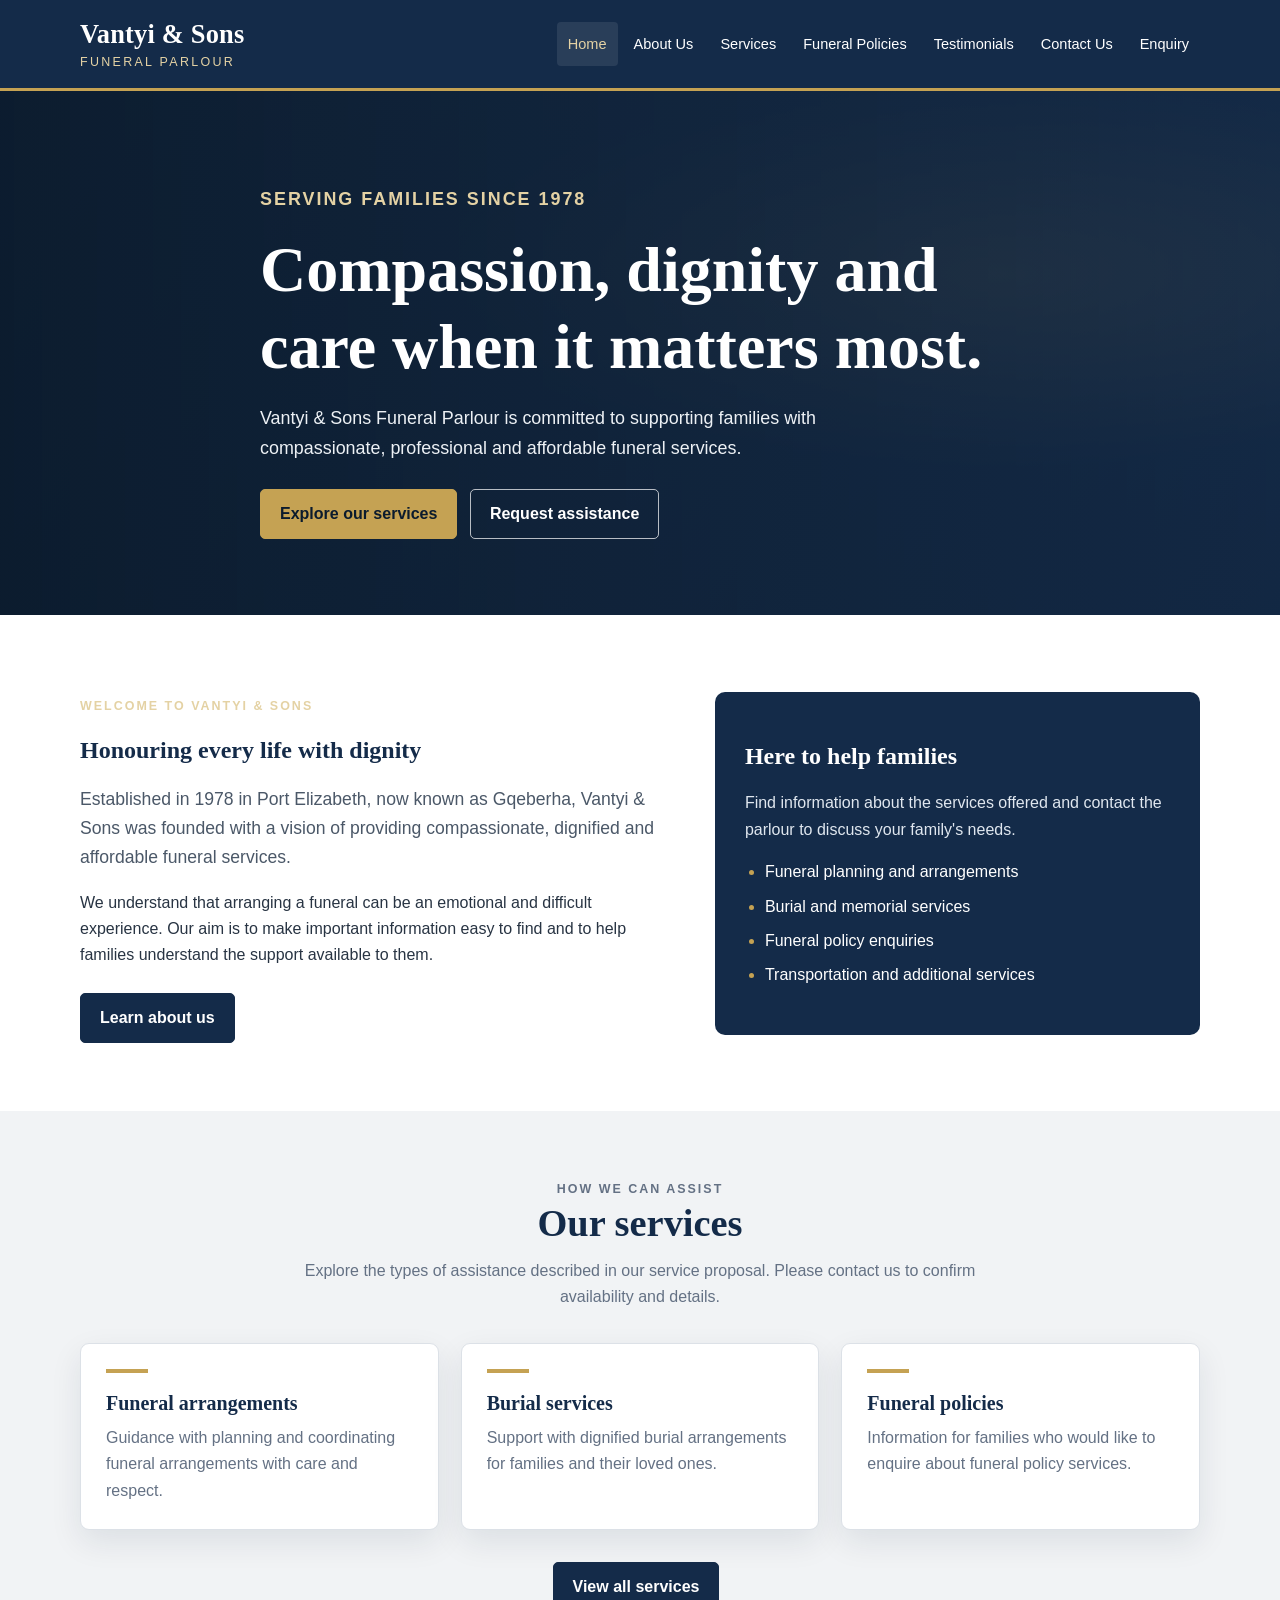
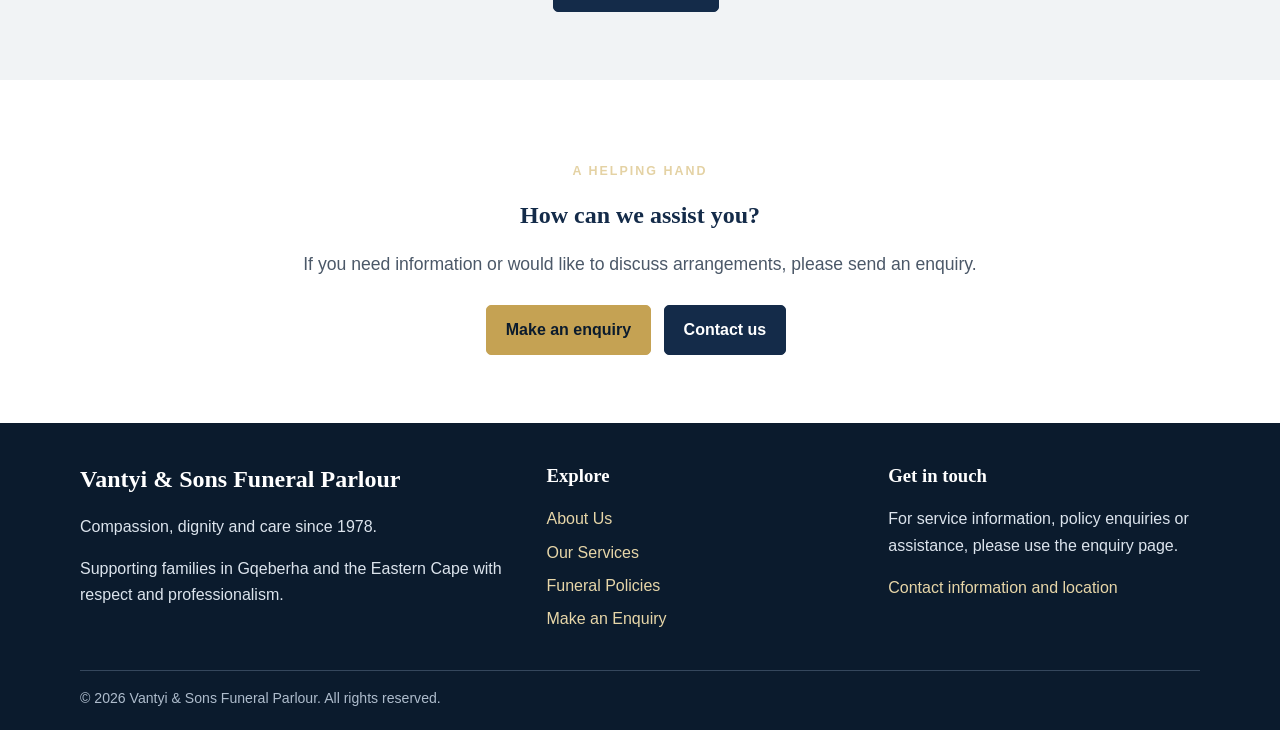
<file: index.html>
<!DOCTYPE html>
<html lang="en">
<head>
  <meta charset="UTF-8">
  <meta name="viewport" content="width=device-width, initial-scale=1.0">
  <meta name="description" content="Home - Vantyi &amp; Sons Funeral Parlour, Gqeberha.">
  <title>Home | Vantyi &amp; Sons Funeral Parlour</title>
  <link rel="stylesheet" href="css/style.css">
</head>
<body>

<a class="skip-link" href="#main">Skip to content</a>
<header class="site-header">
  <div class="container header-inner">
    <a class="brand" href="index.html" aria-label="Vantyi and Sons home">
      <span class="brand-name">Vantyi &amp; Sons</span>
      <span class="brand-tag">Funeral Parlour</span>
    </a>
    <button class="menu-toggle" type="button" aria-expanded="false" aria-controls="primary-nav">Menu ☰</button>
    <nav class="nav-wrap" id="primary-nav" aria-label="Main navigation">
      <ul class="nav-list"><li><a href="index.html" aria-current="page">Home</a></li>
<li><a href="about.html">About Us</a></li>
<li><a href="services.html">Services</a></li>
<li><a href="policies.html">Funeral Policies</a></li>
<li><a href="testimonials.html">Testimonials</a></li>
<li><a href="contact.html">Contact Us</a></li>
<li><a href="enquiry.html">Enquiry</a></li></ul>
    </nav>
  </div>
</header>

<main id="main">
  <section class="hero">
    <div class="container hero-inner">
      <p class="eyebrow">Serving families since 1978</p>
      <h1>Compassion, dignity and care when it matters most.</h1>
      <p>Vantyi &amp; Sons Funeral Parlour is committed to supporting families with compassionate, professional and affordable funeral services.</p>
      <a class="btn" href="services.html">Explore our services</a>
      <a class="btn btn-outline" href="enquiry.html">Request assistance</a>
    </div>
  </section>
  <section class="section">
    <div class="container two-column">
      <div>
        <p class="eyebrow">Welcome to Vantyi &amp; Sons</p>
        <h2>Honouring every life with dignity</h2>
        <p class="lead">Established in 1978 in Port Elizabeth, now known as Gqeberha, Vantyi &amp; Sons was founded with a vision of providing compassionate, dignified and affordable funeral services.</p>
        <p>We understand that arranging a funeral can be an emotional and difficult experience. Our aim is to make important information easy to find and to help families understand the support available to them.</p>
        <a class="btn btn-navy" href="about.html">Learn about us</a>
      </div>
      <aside class="info-panel">
        <h2>Here to help families</h2>
        <p>Find information about the services offered and contact the parlour to discuss your family's needs.</p>
        <ul class="list-check">
          <li>Funeral planning and arrangements</li>
          <li>Burial and memorial services</li>
          <li>Funeral policy enquiries</li>
          <li>Transportation and additional services</li>
        </ul>
      </aside>
    </div>
  </section>
  <section class="section section-soft">
    <div class="container">
      <div class="section-heading"><p class="eyebrow">How we can assist</p><h2>Our services</h2><p>Explore the types of assistance described in our service proposal. Please contact us to confirm availability and details.</p></div>
      <div class="grid grid-3">
        <article class="card"><div class="card-mark"></div><h3>Funeral arrangements</h3><p>Guidance with planning and coordinating funeral arrangements with care and respect.</p></article>
        <article class="card"><div class="card-mark"></div><h3>Burial services</h3><p>Support with dignified burial arrangements for families and their loved ones.</p></article>
        <article class="card"><div class="card-mark"></div><h3>Funeral policies</h3><p>Information for families who would like to enquire about funeral policy services.</p></article>
      </div>
      <div class="center mt-24"><a class="btn btn-navy" href="services.html">View all services</a></div>
    </div>
  </section>
  <section class="section">
    <div class="container center">
      <p class="eyebrow">A helping hand</p><h2>How can we assist you?</h2>
      <p class="lead">If you need information or would like to discuss arrangements, please send an enquiry.</p>
      <a class="btn" href="enquiry.html">Make an enquiry</a>
      <a class="btn btn-navy" href="contact.html">Contact us</a>
    </div>
  </section>
</main>


<footer class="site-footer">
  <div class="container">
    <div class="footer-grid">
      <div>
        <h2>Vantyi &amp; Sons Funeral Parlour</h2>
        <p>Compassion, dignity and care since 1978.</p>
        <p>Supporting families in Gqeberha and the Eastern Cape with respect and professionalism.</p>
      </div>
      <div>
        <h3>Explore</h3>
        <ul class="footer-links">
          <li><a href="about.html">About Us</a></li>
          <li><a href="services.html">Our Services</a></li>
          <li><a href="policies.html">Funeral Policies</a></li>
          <li><a href="enquiry.html">Make an Enquiry</a></li>
        </ul>
      </div>
      <div>
        <h3>Get in touch</h3>
        <p>For service information, policy enquiries or assistance, please use the enquiry page.</p>
        <a href="contact.html">Contact information and location</a>
      </div>
    </div>
    <div class="copyright">© <span class="year">2026</span> Vantyi &amp; Sons Funeral Parlour. All rights reserved.</div>
  </div>
</footer>
<script src="js/script.js"></script>
</body>
</html>
</file>
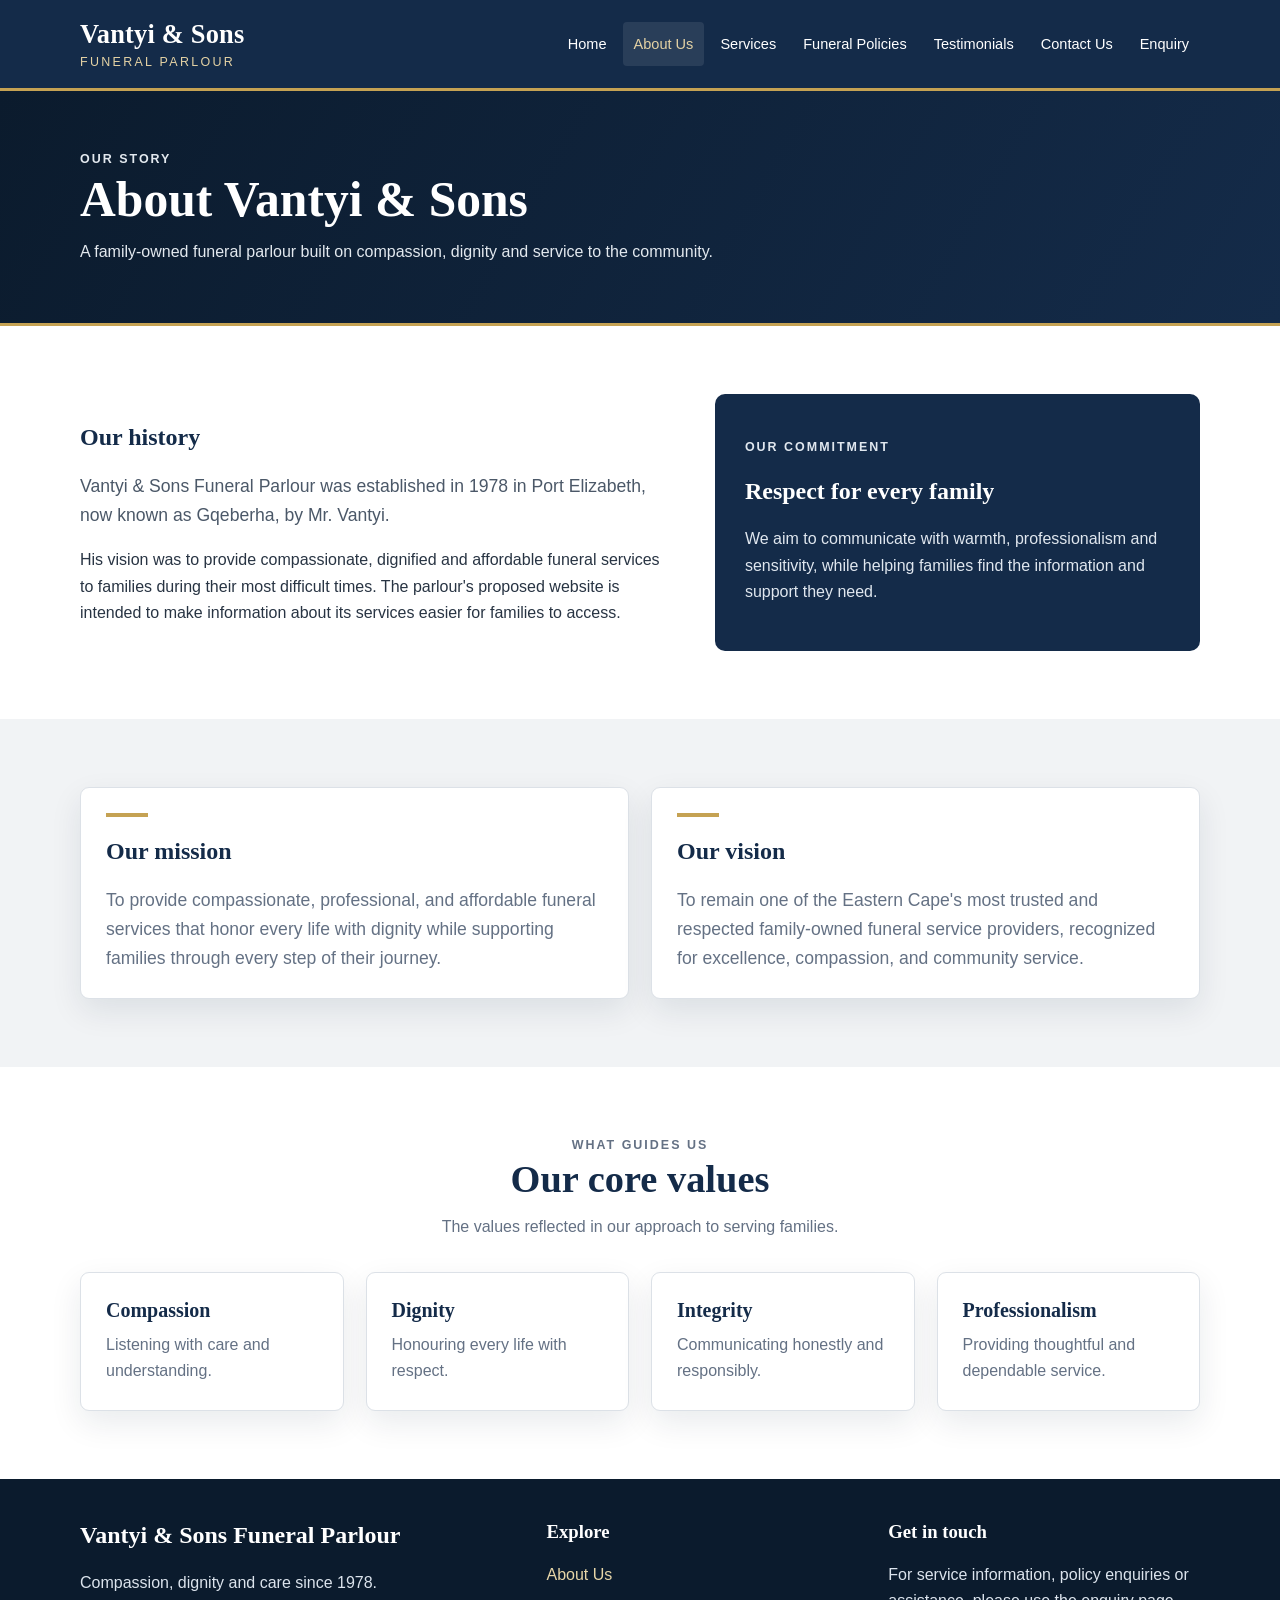
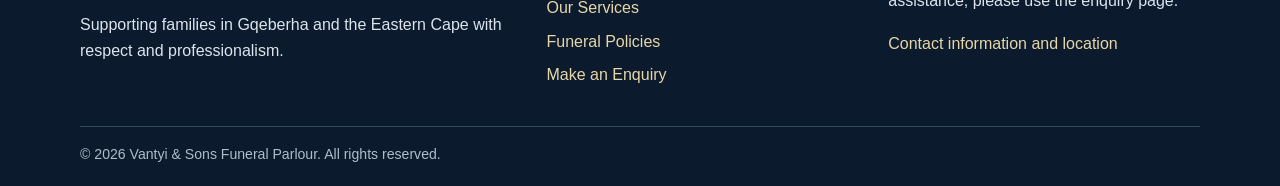
<file: about.html>
<!DOCTYPE html>
<html lang="en">
<head>
  <meta charset="UTF-8">
  <meta name="viewport" content="width=device-width, initial-scale=1.0">
  <meta name="description" content="About Us - Vantyi &amp; Sons Funeral Parlour, Gqeberha.">
  <title>About Us | Vantyi &amp; Sons Funeral Parlour</title>
  <link rel="stylesheet" href="css/style.css">
</head>
<body>

<a class="skip-link" href="#main">Skip to content</a>
<header class="site-header">
  <div class="container header-inner">
    <a class="brand" href="index.html" aria-label="Vantyi and Sons home">
      <span class="brand-name">Vantyi &amp; Sons</span>
      <span class="brand-tag">Funeral Parlour</span>
    </a>
    <button class="menu-toggle" type="button" aria-expanded="false" aria-controls="primary-nav">Menu ☰</button>
    <nav class="nav-wrap" id="primary-nav" aria-label="Main navigation">
      <ul class="nav-list"><li><a href="index.html">Home</a></li>
<li><a href="about.html" aria-current="page">About Us</a></li>
<li><a href="services.html">Services</a></li>
<li><a href="policies.html">Funeral Policies</a></li>
<li><a href="testimonials.html">Testimonials</a></li>
<li><a href="contact.html">Contact Us</a></li>
<li><a href="enquiry.html">Enquiry</a></li></ul>
    </nav>
  </div>
</header>

<main id="main">
  <section class="page-hero"><div class="container"><p class="eyebrow">Our story</p><h1>About Vantyi &amp; Sons</h1><p>A family-owned funeral parlour built on compassion, dignity and service to the community.</p></div></section>
  <section class="section"><div class="container two-column">
    <div><h2>Our history</h2><p class="lead">Vantyi &amp; Sons Funeral Parlour was established in 1978 in Port Elizabeth, now known as Gqeberha, by Mr. Vantyi.</p><p>His vision was to provide compassionate, dignified and affordable funeral services to families during their most difficult times. The parlour's proposed website is intended to make information about its services easier for families to access.</p></div>
    <aside class="info-panel"><p class="eyebrow">Our commitment</p><h2>Respect for every family</h2><p>We aim to communicate with warmth, professionalism and sensitivity, while helping families find the information and support they need.</p></aside>
  </div></section>
  <section class="section section-soft"><div class="container grid grid-2">
    <article class="card"><div class="card-mark"></div><h2>Our mission</h2><p class="lead">To provide compassionate, professional, and affordable funeral services that honor every life with dignity while supporting families through every step of their journey.</p></article>
    <article class="card"><div class="card-mark"></div><h2>Our vision</h2><p class="lead">To remain one of the Eastern Cape's most trusted and respected family-owned funeral service providers, recognized for excellence, compassion, and community service.</p></article>
  </div></section>
  <section class="section"><div class="container"><div class="section-heading"><p class="eyebrow">What guides us</p><h2>Our core values</h2><p>The values reflected in our approach to serving families.</p></div>
    <div class="grid grid-4">
      <article class="card"><h3>Compassion</h3><p>Listening with care and understanding.</p></article>
      <article class="card"><h3>Dignity</h3><p>Honouring every life with respect.</p></article>
      <article class="card"><h3>Integrity</h3><p>Communicating honestly and responsibly.</p></article>
      <article class="card"><h3>Professionalism</h3><p>Providing thoughtful and dependable service.</p></article>
    </div>
  </div></section>
</main>


<footer class="site-footer">
  <div class="container">
    <div class="footer-grid">
      <div>
        <h2>Vantyi &amp; Sons Funeral Parlour</h2>
        <p>Compassion, dignity and care since 1978.</p>
        <p>Supporting families in Gqeberha and the Eastern Cape with respect and professionalism.</p>
      </div>
      <div>
        <h3>Explore</h3>
        <ul class="footer-links">
          <li><a href="about.html">About Us</a></li>
          <li><a href="services.html">Our Services</a></li>
          <li><a href="policies.html">Funeral Policies</a></li>
          <li><a href="enquiry.html">Make an Enquiry</a></li>
        </ul>
      </div>
      <div>
        <h3>Get in touch</h3>
        <p>For service information, policy enquiries or assistance, please use the enquiry page.</p>
        <a href="contact.html">Contact information and location</a>
      </div>
    </div>
    <div class="copyright">© <span class="year">2026</span> Vantyi &amp; Sons Funeral Parlour. All rights reserved.</div>
  </div>
</footer>
<script src="js/script.js"></script>
</body>
</html>
</file>
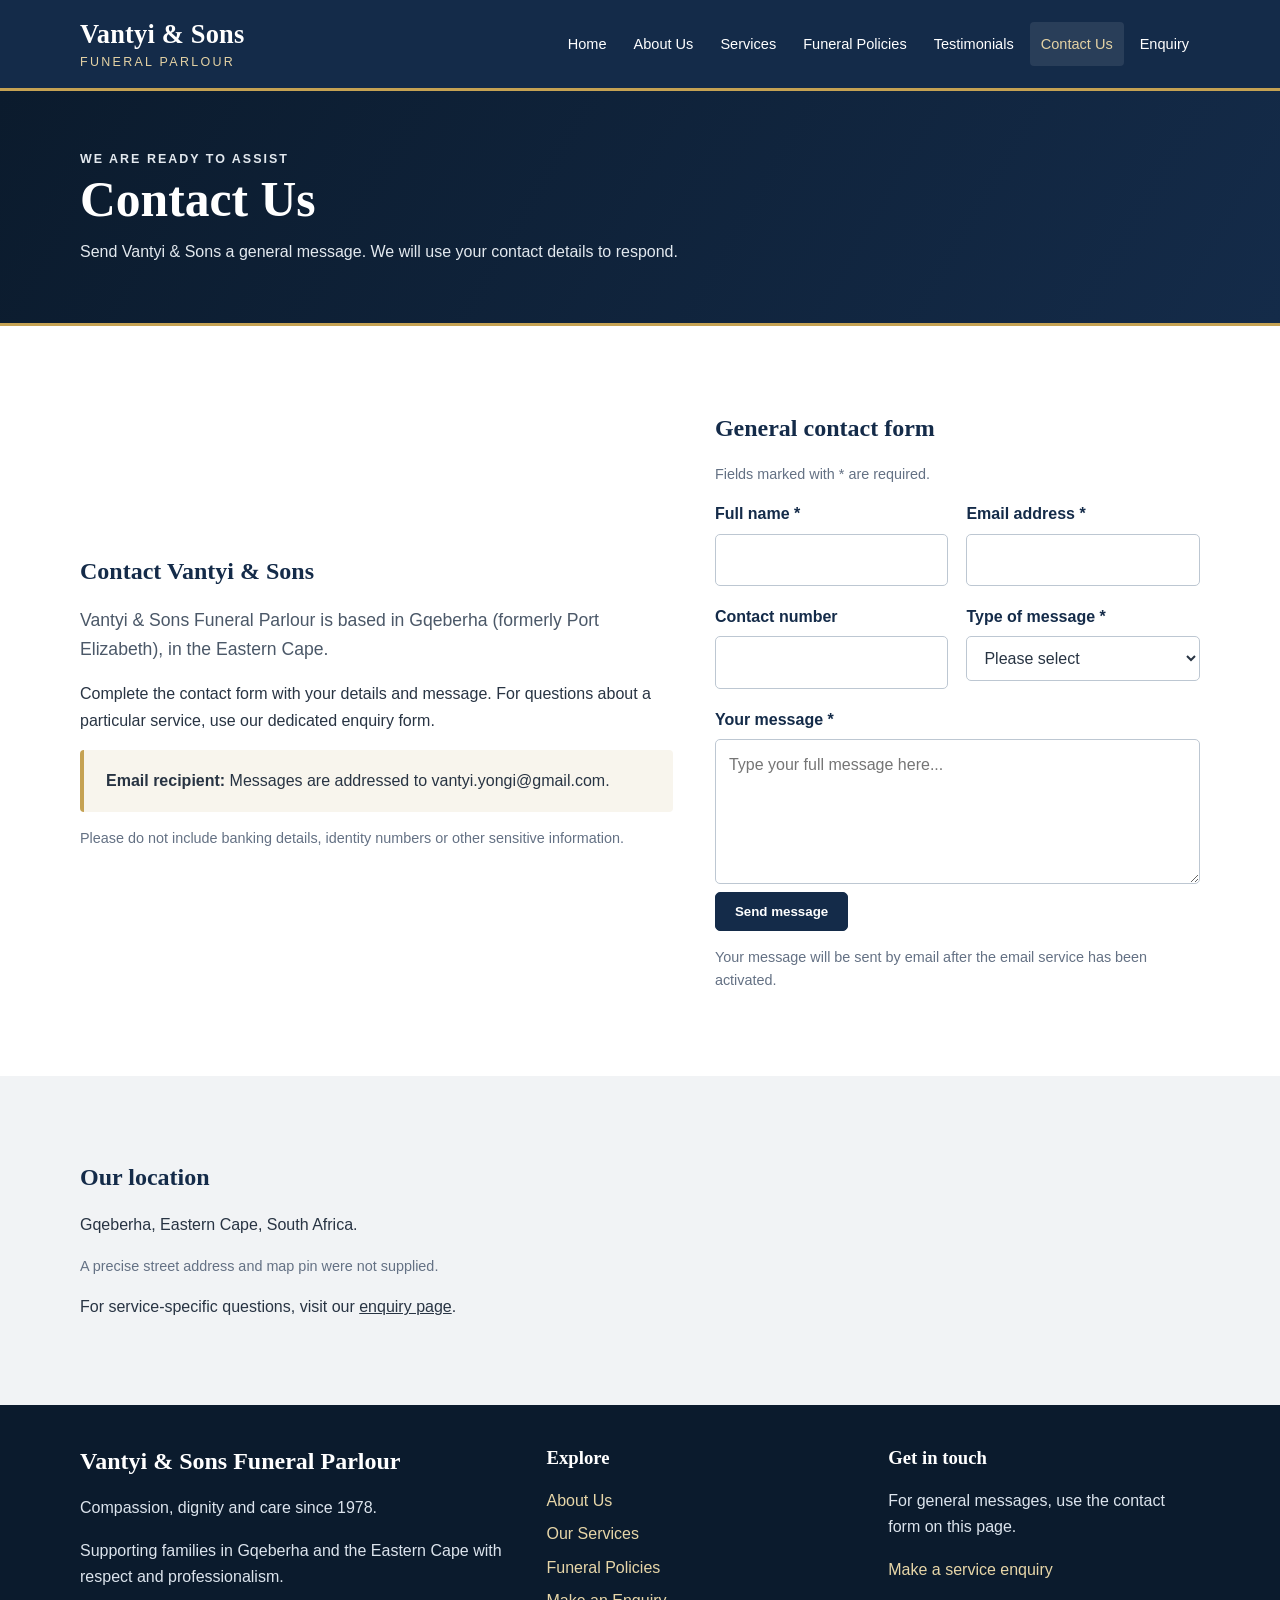
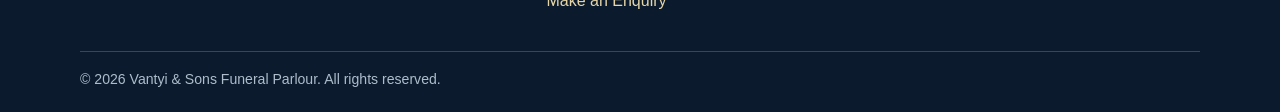
<file: contact.html>
<!DOCTYPE html>
<html lang="en">
<head>
<meta charset="UTF-8"><meta name="viewport" content="width=device-width, initial-scale=1.0">
<meta name="description" content="Contact Vantyi & Sons Funeral Parlour, Gqeberha.">
<title>Contact Us | Vantyi & Sons Funeral Parlour</title><link rel="stylesheet" href="css/style.css">
</head>
<body>
<a class="skip-link" href="#main">Skip to content</a>
<header class="site-header"><div class="container header-inner">
<a class="brand" href="index.html" aria-label="Vantyi and Sons home"><span class="brand-name">Vantyi &amp; Sons</span><span class="brand-tag">Funeral Parlour</span></a>
<button class="menu-toggle" type="button" aria-expanded="false" aria-controls="primary-nav">Menu ☰</button>
<nav class="nav-wrap" id="primary-nav" aria-label="Main navigation"><ul class="nav-list">
<li><a href="index.html">Home</a></li><li><a href="about.html">About Us</a></li><li><a href="services.html">Services</a></li><li><a href="policies.html">Funeral Policies</a></li><li><a href="testimonials.html">Testimonials</a></li><li><a href="contact.html" aria-current="page">Contact Us</a></li><li><a href="enquiry.html">Enquiry</a></li>
</ul></nav></div></header>
<main id="main">
<section class="page-hero"><div class="container"><p class="eyebrow">We are ready to assist</p><h1>Contact Us</h1><p>Send Vantyi &amp; Sons a general message. We will use your contact details to respond.</p></div></section>
<section class="section"><div class="container two-column">
<div><h2>Contact Vantyi &amp; Sons</h2><p class="lead">Vantyi &amp; Sons Funeral Parlour is based in Gqeberha (formerly Port Elizabeth), in the Eastern Cape.</p>
<p>Complete the contact form with your details and message. For questions about a particular service, use our dedicated enquiry form.</p>
<div class="callout"><p><strong>Email recipient:</strong> Messages are addressed to vantyi.yongi@gmail.com.</p></div>
<p class="small-note">Please do not include banking details, identity numbers or other sensitive information.</p></div>
<div class="form"><h2>General contact form</h2><p class="form-note">Fields marked with * are required.</p>
<form id="contact-form" action="https://formsubmit.co/ajax/vantyi.yongi@gmail.com" method="POST">
<input type="hidden" name="_subject" value="Website contact message - Vantyi & Sons Funeral Parlour">
<input type="hidden" name="_template" value="table">
<input type="text" name="_honey" tabindex="-1" autocomplete="off" aria-hidden="true" style="position:absolute;left:-9999px">
<div class="form-grid">
<div class="field"><label for="contact-name">Full name *</label><input id="contact-name" name="Full name" type="text" autocomplete="name" required minlength="2"></div>
<div class="field"><label for="contact-email">Email address *</label><input id="contact-email" name="Email address" type="email" autocomplete="email" required></div>
<div class="field"><label for="contact-phone">Contact number</label><input id="contact-phone" name="Contact number" type="tel" autocomplete="tel"></div>
<div class="field"><label for="message-type">Type of message *</label><select id="message-type" name="Type of message" required><option value="">Please select</option><option>General question</option><option>Feedback</option><option>Complaint</option><option>Appointment request</option><option>Volunteer or sponsorship</option><option>Other</option></select></div>
<div class="field field-full"><label for="contact-message">Your message *</label><textarea id="contact-message" name="Message" required minlength="10" placeholder="Type your full message here..."></textarea></div>
</div>
<button class="btn btn-navy" type="submit">Send message</button>
<p class="small-note">Your message will be sent by email after the email service has been activated.</p>
<div class="status-message" id="contact-status" role="status" aria-live="polite"></div>
</form></div></div></section>
<section class="section section-soft"><div class="container"><h2>Our location</h2><p>Gqeberha, Eastern Cape, South Africa.</p><p class="small-note">A precise street address and map pin were not supplied.</p><p>For service-specific questions, visit our <a href="enquiry.html">enquiry page</a>.</p></div></section>
</main>
<footer class="site-footer"><div class="container"><div class="footer-grid">
<div><h2>Vantyi &amp; Sons Funeral Parlour</h2><p>Compassion, dignity and care since 1978.</p><p>Supporting families in Gqeberha and the Eastern Cape with respect and professionalism.</p></div>
<div><h3>Explore</h3><ul class="footer-links"><li><a href="about.html">About Us</a></li><li><a href="services.html">Our Services</a></li><li><a href="policies.html">Funeral Policies</a></li><li><a href="enquiry.html">Make an Enquiry</a></li></ul></div>
<div><h3>Get in touch</h3><p>For general messages, use the contact form on this page.</p><a href="enquiry.html">Make a service enquiry</a></div>
</div><div class="copyright">© <span class="year">2026</span> Vantyi &amp; Sons Funeral Parlour. All rights reserved.</div></div></footer>
<script src="js/script.js"></script></body></html>
</file>
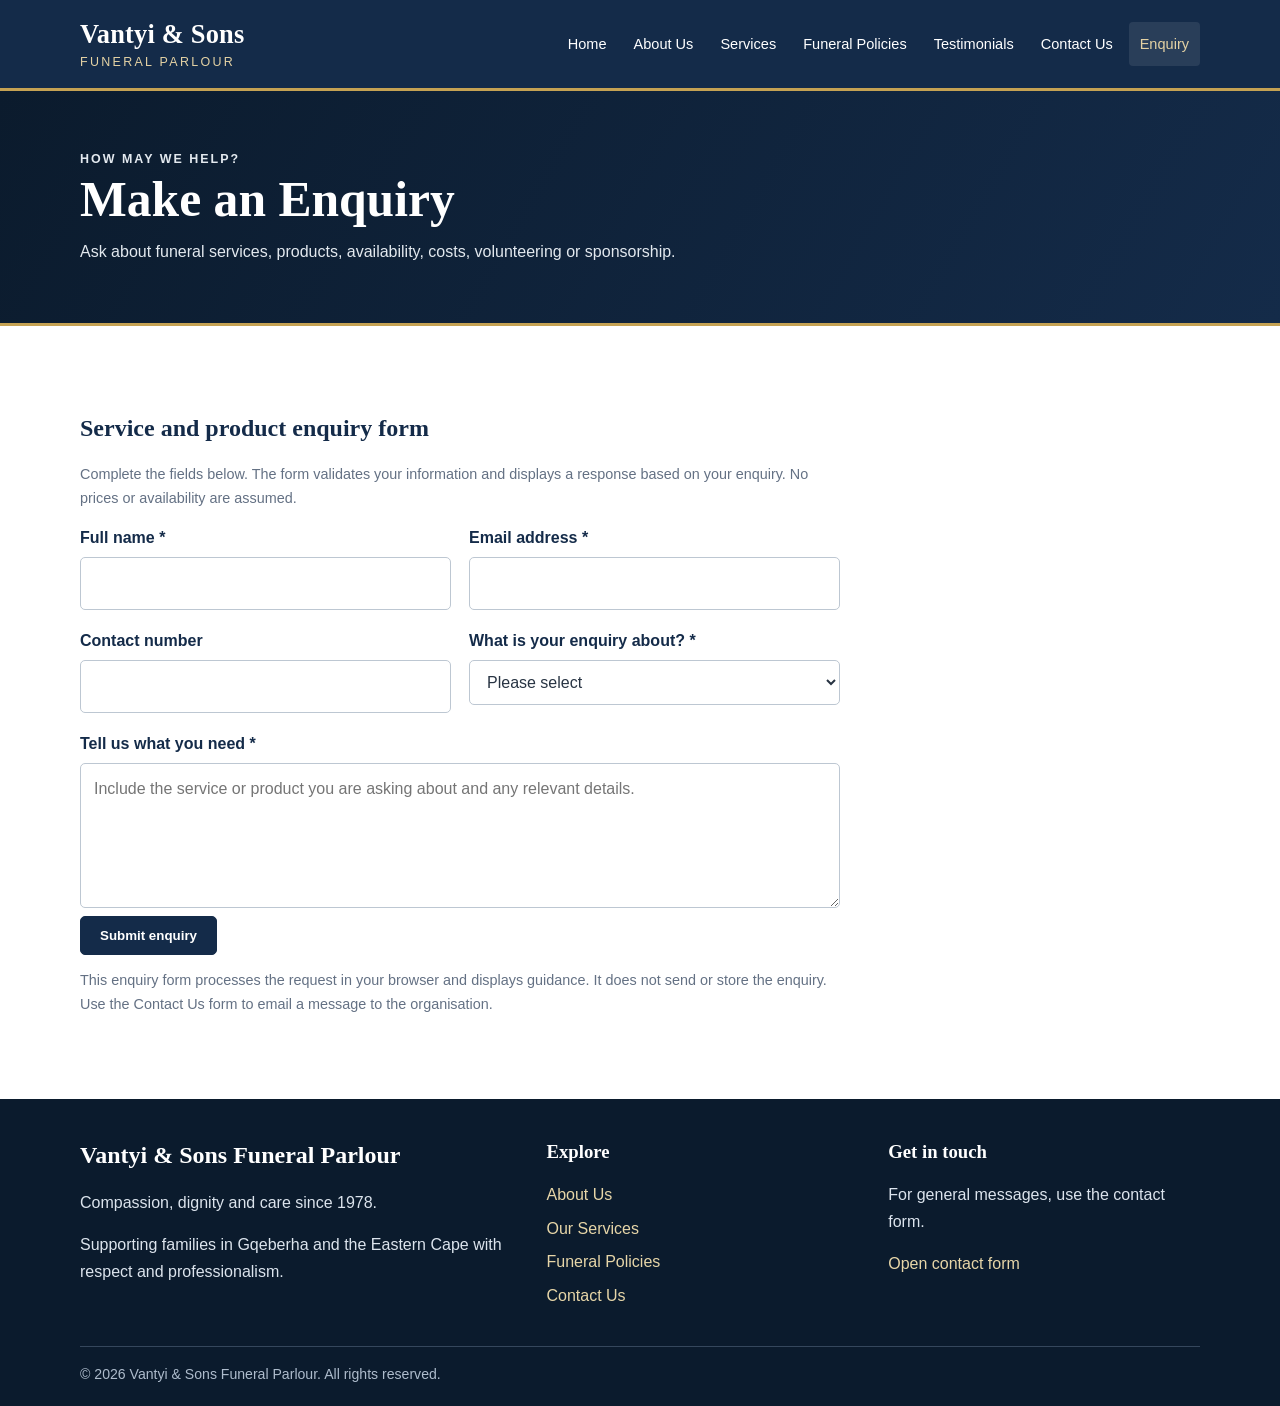
<file: enquiry.html>
<!DOCTYPE html>
<html lang="en">
<head>
<meta charset="UTF-8"><meta name="viewport" content="width=device-width, initial-scale=1.0">
<meta name="description" content="Make an Enquiry - Vantyi & Sons Funeral Parlour, Gqeberha.">
<title>Make an Enquiry | Vantyi & Sons Funeral Parlour</title><link rel="stylesheet" href="css/style.css">
</head>
<body>
<a class="skip-link" href="#main">Skip to content</a>
<header class="site-header"><div class="container header-inner">
<a class="brand" href="index.html" aria-label="Vantyi and Sons home"><span class="brand-name">Vantyi &amp; Sons</span><span class="brand-tag">Funeral Parlour</span></a>
<button class="menu-toggle" type="button" aria-expanded="false" aria-controls="primary-nav">Menu ☰</button>
<nav class="nav-wrap" id="primary-nav" aria-label="Main navigation"><ul class="nav-list">
<li><a href="index.html">Home</a></li><li><a href="about.html">About Us</a></li><li><a href="services.html">Services</a></li><li><a href="policies.html">Funeral Policies</a></li><li><a href="testimonials.html">Testimonials</a></li><li><a href="contact.html">Contact Us</a></li><li><a href="enquiry.html" aria-current="page">Enquiry</a></li>
</ul></nav></div></header>
<main id="main">
<section class="page-hero"><div class="container"><p class="eyebrow">How may we help?</p><h1>Make an Enquiry</h1><p>Ask about funeral services, products, availability, costs, volunteering or sponsorship.</p></div></section>
<section class="section"><div class="container"><div class="form">
<h2>Service and product enquiry form</h2><p class="form-note">Complete the fields below. The form validates your information and displays a response based on your enquiry. No prices or availability are assumed.</p>
<form id="enquiry-form"><div class="form-grid">
<div class="field"><label for="full-name">Full name *</label><input id="full-name" name="fullName" type="text" autocomplete="name" required minlength="2"></div>
<div class="field"><label for="email">Email address *</label><input id="email" name="email" type="email" autocomplete="email" required></div>
<div class="field"><label for="phone">Contact number</label><input id="phone" name="phone" type="tel" autocomplete="tel"></div>
<div class="field"><label for="topic">What is your enquiry about? *</label><select id="topic" name="topic" required>
<option value="">Please select</option><option value="funeral">Funeral planning or arrangements</option><option value="services">Funeral services</option><option value="products">Products, flowers or tombstones</option><option value="policies">Funeral policies</option><option value="repatriation">Repatriation or transportation</option><option value="volunteer">Becoming a volunteer</option><option value="sponsor">Becoming a sponsor</option><option value="other">Other</option>
</select></div>
<div class="field field-full"><label for="details">Tell us what you need *</label><textarea id="details" name="details" required minlength="10" placeholder="Include the service or product you are asking about and any relevant details."></textarea></div>
</div><button class="btn btn-navy" type="submit">Submit enquiry</button>
<div class="status-message" id="form-status" role="status" aria-live="polite"></div>
<p class="small-note">This enquiry form processes the request in your browser and displays guidance. It does not send or store the enquiry. Use the Contact Us form to email a message to the organisation.</p>
</form></div></div></section></main>
<footer class="site-footer"><div class="container"><div class="footer-grid">
<div><h2>Vantyi &amp; Sons Funeral Parlour</h2><p>Compassion, dignity and care since 1978.</p><p>Supporting families in Gqeberha and the Eastern Cape with respect and professionalism.</p></div>
<div><h3>Explore</h3><ul class="footer-links"><li><a href="about.html">About Us</a></li><li><a href="services.html">Our Services</a></li><li><a href="policies.html">Funeral Policies</a></li><li><a href="contact.html">Contact Us</a></li></ul></div>
<div><h3>Get in touch</h3><p>For general messages, use the contact form.</p><a href="contact.html">Open contact form</a></div>
</div><div class="copyright">© <span class="year">2026</span> Vantyi &amp; Sons Funeral Parlour. All rights reserved.</div></div></footer>
<script src="js/script.js"></script></body></html>
</file>
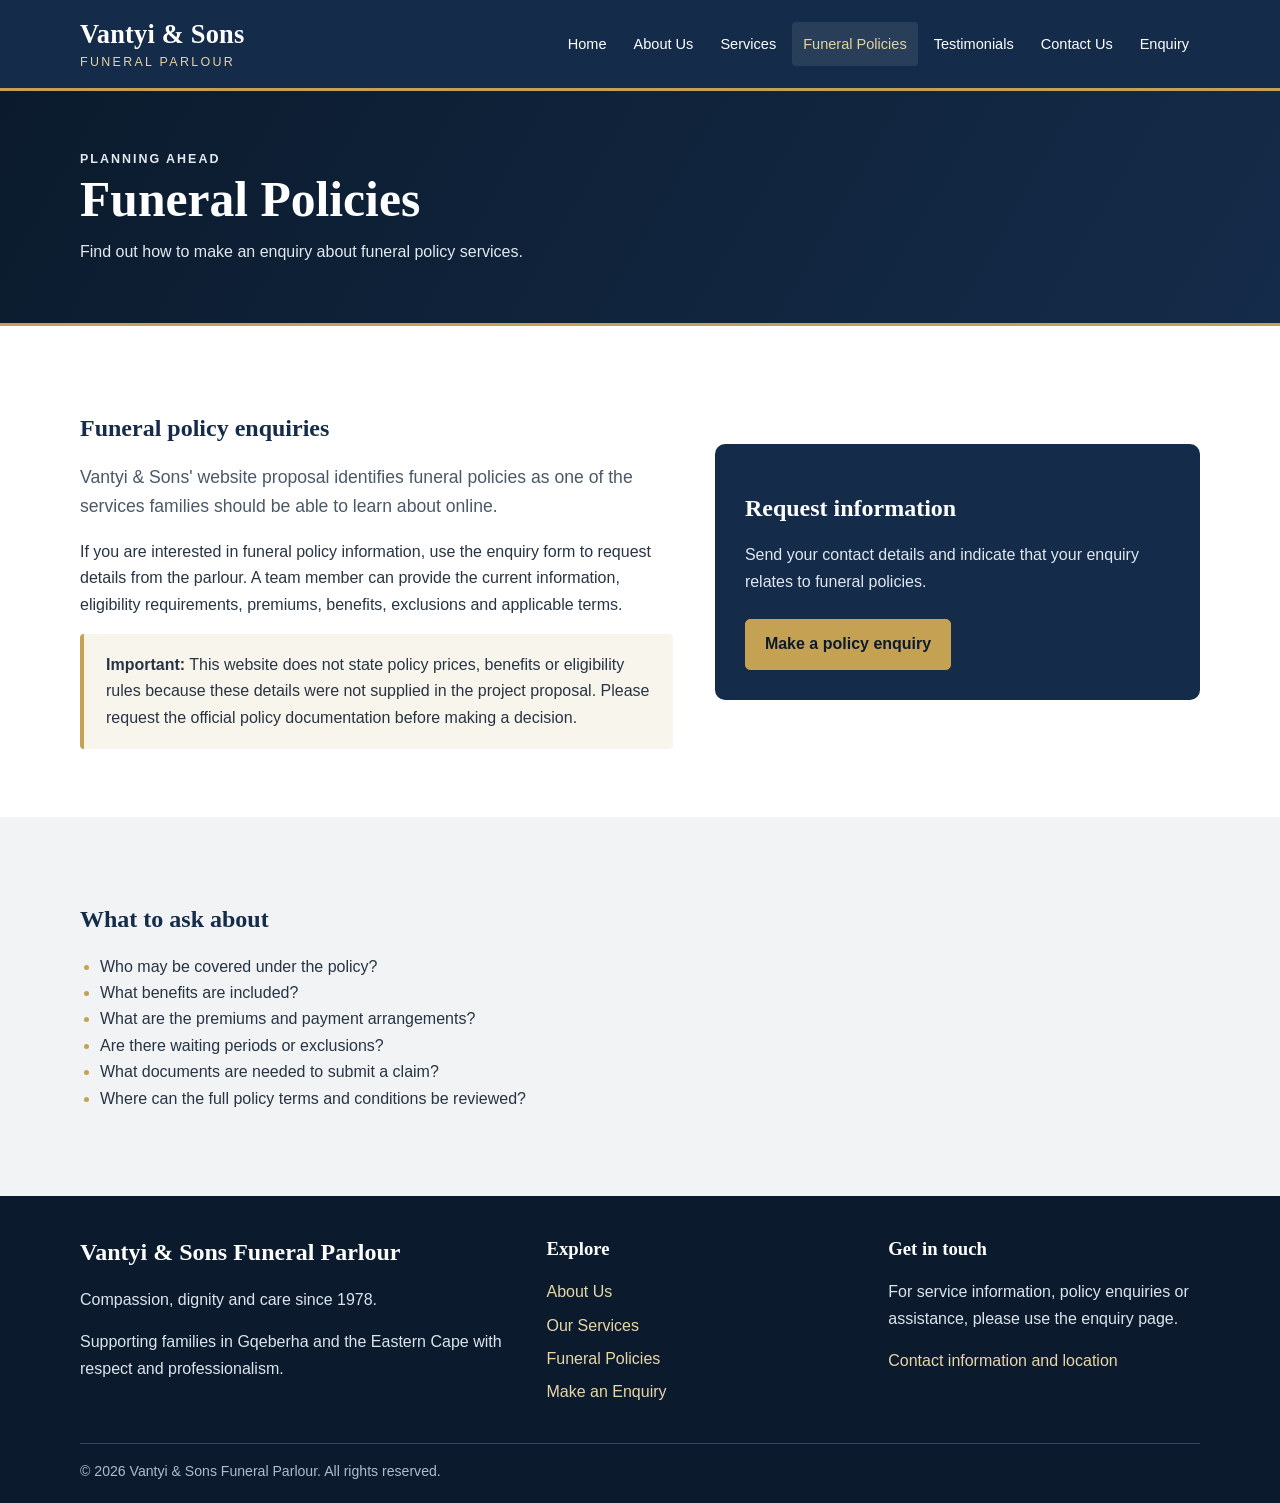
<file: policies.html>
<!DOCTYPE html>
<html lang="en">
<head>
  <meta charset="UTF-8">
  <meta name="viewport" content="width=device-width, initial-scale=1.0">
  <meta name="description" content="Funeral Policies - Vantyi &amp; Sons Funeral Parlour, Gqeberha.">
  <title>Funeral Policies | Vantyi &amp; Sons Funeral Parlour</title>
  <link rel="stylesheet" href="css/style.css">
</head>
<body>

<a class="skip-link" href="#main">Skip to content</a>
<header class="site-header">
  <div class="container header-inner">
    <a class="brand" href="index.html" aria-label="Vantyi and Sons home">
      <span class="brand-name">Vantyi &amp; Sons</span>
      <span class="brand-tag">Funeral Parlour</span>
    </a>
    <button class="menu-toggle" type="button" aria-expanded="false" aria-controls="primary-nav">Menu ☰</button>
    <nav class="nav-wrap" id="primary-nav" aria-label="Main navigation">
      <ul class="nav-list"><li><a href="index.html">Home</a></li>
<li><a href="about.html">About Us</a></li>
<li><a href="services.html">Services</a></li>
<li><a href="policies.html" aria-current="page">Funeral Policies</a></li>
<li><a href="testimonials.html">Testimonials</a></li>
<li><a href="contact.html">Contact Us</a></li>
<li><a href="enquiry.html">Enquiry</a></li></ul>
    </nav>
  </div>
</header>

<main id="main">
  <section class="page-hero"><div class="container"><p class="eyebrow">Planning ahead</p><h1>Funeral Policies</h1><p>Find out how to make an enquiry about funeral policy services.</p></div></section>
  <section class="section"><div class="container two-column">
    <div><h2>Funeral policy enquiries</h2><p class="lead">Vantyi &amp; Sons' website proposal identifies funeral policies as one of the services families should be able to learn about online.</p><p>If you are interested in funeral policy information, use the enquiry form to request details from the parlour. A team member can provide the current information, eligibility requirements, premiums, benefits, exclusions and applicable terms.</p><div class="callout"><p><strong>Important:</strong> This website does not state policy prices, benefits or eligibility rules because these details were not supplied in the project proposal. Please request the official policy documentation before making a decision.</p></div></div>
    <aside class="info-panel"><h2>Request information</h2><p>Send your contact details and indicate that your enquiry relates to funeral policies.</p><a class="btn" href="enquiry.html">Make a policy enquiry</a></aside>
  </div></section>
  <section class="section section-soft"><div class="container"><h2>What to ask about</h2><ul class="list-check">
    <li>Who may be covered under the policy?</li><li>What benefits are included?</li><li>What are the premiums and payment arrangements?</li><li>Are there waiting periods or exclusions?</li><li>What documents are needed to submit a claim?</li><li>Where can the full policy terms and conditions be reviewed?</li>
  </ul></div></section>
</main>


<footer class="site-footer">
  <div class="container">
    <div class="footer-grid">
      <div>
        <h2>Vantyi &amp; Sons Funeral Parlour</h2>
        <p>Compassion, dignity and care since 1978.</p>
        <p>Supporting families in Gqeberha and the Eastern Cape with respect and professionalism.</p>
      </div>
      <div>
        <h3>Explore</h3>
        <ul class="footer-links">
          <li><a href="about.html">About Us</a></li>
          <li><a href="services.html">Our Services</a></li>
          <li><a href="policies.html">Funeral Policies</a></li>
          <li><a href="enquiry.html">Make an Enquiry</a></li>
        </ul>
      </div>
      <div>
        <h3>Get in touch</h3>
        <p>For service information, policy enquiries or assistance, please use the enquiry page.</p>
        <a href="contact.html">Contact information and location</a>
      </div>
    </div>
    <div class="copyright">© <span class="year">2026</span> Vantyi &amp; Sons Funeral Parlour. All rights reserved.</div>
  </div>
</footer>
<script src="js/script.js"></script>
</body>
</html>
</file>
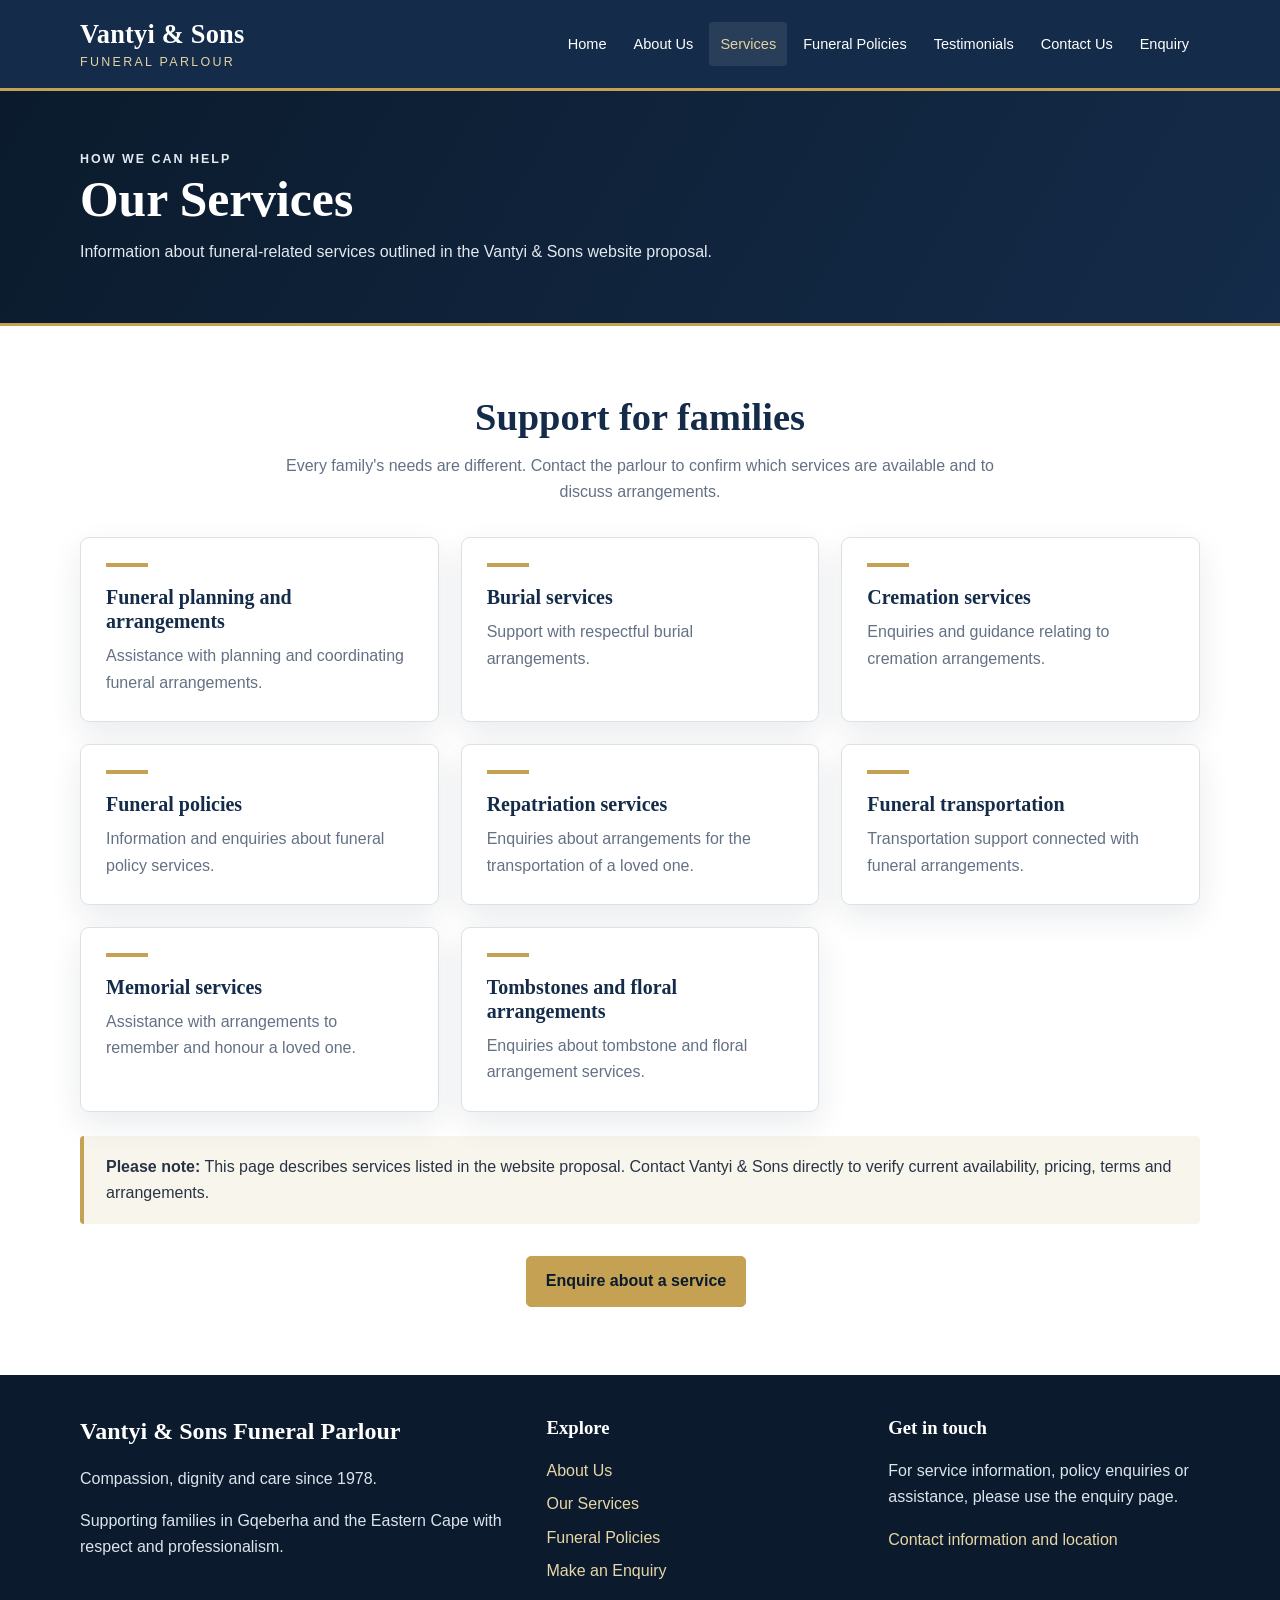
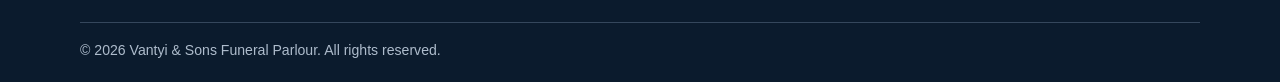
<file: services.html>
<!DOCTYPE html>
<html lang="en">
<head>
  <meta charset="UTF-8">
  <meta name="viewport" content="width=device-width, initial-scale=1.0">
  <meta name="description" content="Our Services - Vantyi &amp; Sons Funeral Parlour, Gqeberha.">
  <title>Our Services | Vantyi &amp; Sons Funeral Parlour</title>
  <link rel="stylesheet" href="css/style.css">
</head>
<body>

<a class="skip-link" href="#main">Skip to content</a>
<header class="site-header">
  <div class="container header-inner">
    <a class="brand" href="index.html" aria-label="Vantyi and Sons home">
      <span class="brand-name">Vantyi &amp; Sons</span>
      <span class="brand-tag">Funeral Parlour</span>
    </a>
    <button class="menu-toggle" type="button" aria-expanded="false" aria-controls="primary-nav">Menu ☰</button>
    <nav class="nav-wrap" id="primary-nav" aria-label="Main navigation">
      <ul class="nav-list"><li><a href="index.html">Home</a></li>
<li><a href="about.html">About Us</a></li>
<li><a href="services.html" aria-current="page">Services</a></li>
<li><a href="policies.html">Funeral Policies</a></li>
<li><a href="testimonials.html">Testimonials</a></li>
<li><a href="contact.html">Contact Us</a></li>
<li><a href="enquiry.html">Enquiry</a></li></ul>
    </nav>
  </div>
</header>

<main id="main">
  <section class="page-hero"><div class="container"><p class="eyebrow">How we can help</p><h1>Our Services</h1><p>Information about funeral-related services outlined in the Vantyi &amp; Sons website proposal.</p></div></section>
  <section class="section"><div class="container">
    <div class="section-heading"><h2>Support for families</h2><p>Every family's needs are different. Contact the parlour to confirm which services are available and to discuss arrangements.</p></div>
    <div class="grid grid-3">
      <article class="card"><div class="card-mark"></div><h3>Funeral planning and arrangements</h3><p>Assistance with planning and coordinating funeral arrangements.</p></article>
      <article class="card"><div class="card-mark"></div><h3>Burial services</h3><p>Support with respectful burial arrangements.</p></article>
      <article class="card"><div class="card-mark"></div><h3>Cremation services</h3><p>Enquiries and guidance relating to cremation arrangements.</p></article>
      <article class="card"><div class="card-mark"></div><h3>Funeral policies</h3><p>Information and enquiries about funeral policy services.</p></article>
      <article class="card"><div class="card-mark"></div><h3>Repatriation services</h3><p>Enquiries about arrangements for the transportation of a loved one.</p></article>
      <article class="card"><div class="card-mark"></div><h3>Funeral transportation</h3><p>Transportation support connected with funeral arrangements.</p></article>
      <article class="card"><div class="card-mark"></div><h3>Memorial services</h3><p>Assistance with arrangements to remember and honour a loved one.</p></article>
      <article class="card"><div class="card-mark"></div><h3>Tombstones and floral arrangements</h3><p>Enquiries about tombstone and floral arrangement services.</p></article>
    </div>
    <div class="callout mt-24"><p><strong>Please note:</strong> This page describes services listed in the website proposal. Contact Vantyi &amp; Sons directly to verify current availability, pricing, terms and arrangements.</p></div>
    <div class="center mt-24"><a class="btn" href="enquiry.html">Enquire about a service</a></div>
  </div></section>
</main>


<footer class="site-footer">
  <div class="container">
    <div class="footer-grid">
      <div>
        <h2>Vantyi &amp; Sons Funeral Parlour</h2>
        <p>Compassion, dignity and care since 1978.</p>
        <p>Supporting families in Gqeberha and the Eastern Cape with respect and professionalism.</p>
      </div>
      <div>
        <h3>Explore</h3>
        <ul class="footer-links">
          <li><a href="about.html">About Us</a></li>
          <li><a href="services.html">Our Services</a></li>
          <li><a href="policies.html">Funeral Policies</a></li>
          <li><a href="enquiry.html">Make an Enquiry</a></li>
        </ul>
      </div>
      <div>
        <h3>Get in touch</h3>
        <p>For service information, policy enquiries or assistance, please use the enquiry page.</p>
        <a href="contact.html">Contact information and location</a>
      </div>
    </div>
    <div class="copyright">© <span class="year">2026</span> Vantyi &amp; Sons Funeral Parlour. All rights reserved.</div>
  </div>
</footer>
<script src="js/script.js"></script>
</body>
</html>
</file>
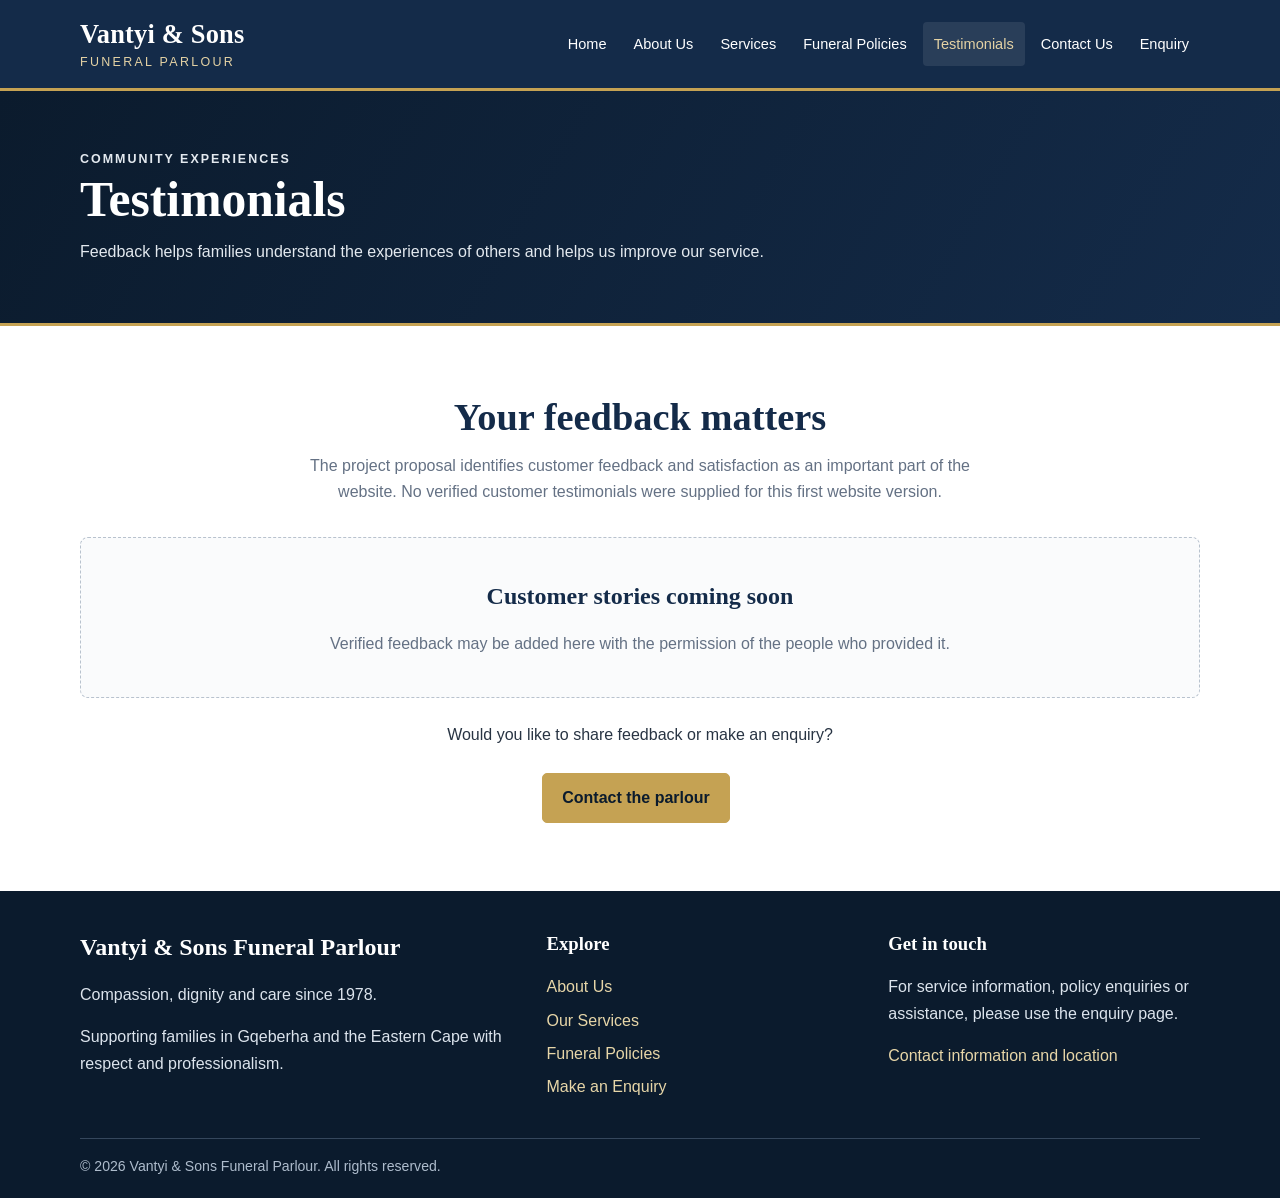
<file: testimonials.html>
<!DOCTYPE html>
<html lang="en">
<head>
  <meta charset="UTF-8">
  <meta name="viewport" content="width=device-width, initial-scale=1.0">
  <meta name="description" content="Testimonials - Vantyi &amp; Sons Funeral Parlour, Gqeberha.">
  <title>Testimonials | Vantyi &amp; Sons Funeral Parlour</title>
  <link rel="stylesheet" href="css/style.css">
</head>
<body>

<a class="skip-link" href="#main">Skip to content</a>
<header class="site-header">
  <div class="container header-inner">
    <a class="brand" href="index.html" aria-label="Vantyi and Sons home">
      <span class="brand-name">Vantyi &amp; Sons</span>
      <span class="brand-tag">Funeral Parlour</span>
    </a>
    <button class="menu-toggle" type="button" aria-expanded="false" aria-controls="primary-nav">Menu ☰</button>
    <nav class="nav-wrap" id="primary-nav" aria-label="Main navigation">
      <ul class="nav-list"><li><a href="index.html">Home</a></li>
<li><a href="about.html">About Us</a></li>
<li><a href="services.html">Services</a></li>
<li><a href="policies.html">Funeral Policies</a></li>
<li><a href="testimonials.html" aria-current="page">Testimonials</a></li>
<li><a href="contact.html">Contact Us</a></li>
<li><a href="enquiry.html">Enquiry</a></li></ul>
    </nav>
  </div>
</header>

<main id="main">
  <section class="page-hero"><div class="container"><p class="eyebrow">Community experiences</p><h1>Testimonials</h1><p>Feedback helps families understand the experiences of others and helps us improve our service.</p></div></section>
  <section class="section"><div class="container">
    <div class="section-heading"><h2>Your feedback matters</h2><p>The project proposal identifies customer feedback and satisfaction as an important part of the website. No verified customer testimonials were supplied for this first website version.</p></div>
    <div class="empty-state center"><h2>Customer stories coming soon</h2><p>Verified feedback may be added here with the permission of the people who provided it.</p></div>
    <div class="center mt-24"><p>Would you like to share feedback or make an enquiry?</p><a class="btn" href="enquiry.html">Contact the parlour</a></div>
  </div></section>
</main>


<footer class="site-footer">
  <div class="container">
    <div class="footer-grid">
      <div>
        <h2>Vantyi &amp; Sons Funeral Parlour</h2>
        <p>Compassion, dignity and care since 1978.</p>
        <p>Supporting families in Gqeberha and the Eastern Cape with respect and professionalism.</p>
      </div>
      <div>
        <h3>Explore</h3>
        <ul class="footer-links">
          <li><a href="about.html">About Us</a></li>
          <li><a href="services.html">Our Services</a></li>
          <li><a href="policies.html">Funeral Policies</a></li>
          <li><a href="enquiry.html">Make an Enquiry</a></li>
        </ul>
      </div>
      <div>
        <h3>Get in touch</h3>
        <p>For service information, policy enquiries or assistance, please use the enquiry page.</p>
        <a href="contact.html">Contact information and location</a>
      </div>
    </div>
    <div class="copyright">© <span class="year">2026</span> Vantyi &amp; Sons Funeral Parlour. All rights reserved.</div>
  </div>
</footer>
<script src="js/script.js"></script>
</body>
</html>
</file>
<file: css/style.css>
:root {
  --navy: #142b49;
  --navy-dark: #0b1b2d;
  --gold: #c5a253;
  --gold-light: #e4d2a4;
  --ink: #283443;
  --muted: #647184;
  --paper: #ffffff;
  --mist: #f1f3f5;
  --line: #dce1e7;
  --shadow: 0 12px 32px rgba(15, 35, 58, .09);
}
* { box-sizing: border-box; }
html { scroll-behavior: smooth; }
body {
  margin: 0; color: var(--ink); background: var(--paper);
  font-family: Arial, Helvetica, sans-serif; line-height: 1.65;
}
a { color: inherit; }
img { max-width: 100%; }
.container { width: min(1120px, 90%); margin-inline: auto; }
.skip-link { position: absolute; left: -9999px; top: 8px; background: white; padding: 10px; z-index: 1000; }
.skip-link:focus { left: 8px; }
.site-header { background: var(--navy); color: white; border-bottom: 3px solid var(--gold); }
.header-inner { min-height: 88px; display: flex; align-items: center; justify-content: space-between; gap: 24px; }
.brand { text-decoration: none; display: inline-block; line-height: 1.2; }
.brand-name { display: block; font: 700 1.65rem Georgia, serif; letter-spacing: .2px; }
.brand-tag { display: block; color: var(--gold-light); font-size: .78rem; letter-spacing: 2.3px; text-transform: uppercase; margin-top: 5px; }
.menu-toggle { display: none; color: white; background: transparent; border: 1px solid #8292a6; border-radius: 6px; padding: 8px 12px; font-size: 1rem; }
.nav-list { display: flex; align-items: center; gap: 5px; list-style: none; padding: 0; margin: 0; flex-wrap: wrap; }
.nav-list a { display: block; text-decoration: none; padding: 10px 11px; border-radius: 4px; font-size: .91rem; }
.nav-list a:hover, .nav-list a[aria-current="page"] { color: var(--gold-light); background: rgba(255,255,255,.09); }
.hero {
  color: white; min-height: 440px; display: grid; align-items: center;
  background:
    linear-gradient(90deg, rgba(11,27,45,.96), rgba(20,43,73,.78)),
    radial-gradient(ellipse at 78% 35%, rgba(197,162,83,.35), transparent 40%),
    linear-gradient(135deg, #263f5e, #0b1b2d);
}
.hero-inner { padding-block: 76px; max-width: 760px; }
.eyebrow { color: var(--gold-light); text-transform: uppercase; letter-spacing: 2px; font-size: .78rem; font-weight: 700; }
h1, h2, h3 { font-family: Georgia, "Times New Roman", serif; color: var(--navy); line-height: 1.2; }
.hero h1 { color: white; font-size: clamp(2.35rem, 5vw, 4.2rem); margin: 12px 0 18px; }
.hero p { max-width: 650px; color: #edf1f5; font-size: 1.12rem; }
.hero .eyebrow { color: var(--gold-light); }
.page-hero { background: linear-gradient(120deg, var(--navy-dark), var(--navy)); color: white; padding: 58px 0; border-bottom: 3px solid var(--gold); }
.page-hero h1 { color: white; font-size: clamp(2rem, 4vw, 3.1rem); margin: 0 0 10px; }
.page-hero p { max-width: 720px; margin: 0; color: #e3e9ef; }
.btn {
  display: inline-block; border: 1px solid var(--gold); border-radius: 5px;
  padding: 11px 19px; margin: 8px 8px 0 0; text-decoration: none;
  background: var(--gold); color: var(--navy-dark); font-weight: 700; cursor: pointer;
}
.btn:hover { background: #d7b96f; border-color: #d7b96f; }
.btn-outline { color: white; background: transparent; border-color: rgba(255,255,255,.7); }
.btn-outline:hover { color: var(--navy); background: white; border-color: white; }
.btn-navy { color: white; background: var(--navy); border-color: var(--navy); }
.btn-navy:hover { background: #24476f; }
.section { padding: 68px 0; }
.section-soft { background: var(--mist); }
.section-heading { max-width: 720px; margin: 0 auto 32px; text-align: center; }
.section-heading h2 { font-size: clamp(1.8rem, 3vw, 2.5rem); margin: 0 0 12px; }
.section-heading p { color: var(--muted); margin: 0; }
.lead { font-size: 1.1rem; color: #4b5868; }
.grid { display: grid; gap: 22px; }
.grid-2 { grid-template-columns: repeat(2, minmax(0, 1fr)); }
.grid-3 { grid-template-columns: repeat(3, minmax(0, 1fr)); }
.grid-4 { grid-template-columns: repeat(4, minmax(0, 1fr)); }
.card { background: white; border: 1px solid var(--line); border-radius: 9px; padding: 25px; box-shadow: var(--shadow); }
.card h3 { margin: 0 0 10px; font-size: 1.25rem; }
.card p { margin: 0; color: var(--muted); }
.card-mark { width: 42px; height: 4px; background: var(--gold); margin-bottom: 18px; }
.two-column { display: grid; grid-template-columns: 1.1fr .9fr; gap: 42px; align-items: center; }
.info-panel { background: var(--navy); color: white; border-radius: 10px; padding: 30px; }
.info-panel h2, .info-panel h3 { color: white; }
.info-panel p { color: #e0e7ef; }
.info-panel li { margin: 8px 0; }
.list-check { padding-left: 20px; }
.list-check li::marker { color: var(--gold); }
.callout { background: #f8f5ed; border-left: 4px solid var(--gold); padding: 18px 22px; border-radius: 4px; }
.callout p { margin: 0; }
.steps { counter-reset: steps; list-style: none; padding: 0; }
.steps li { counter-increment: steps; position: relative; padding: 0 0 20px 54px; }
.steps li::before { content: counter(steps); position: absolute; left: 0; top: 0; width: 36px; height: 36px; display: grid; place-items: center; border-radius: 50%; background: var(--navy); color: white; font-weight: bold; }
.form { max-width: 760px; }
.form-grid { display: grid; grid-template-columns: repeat(2, minmax(0, 1fr)); gap: 18px; }
.field { display: flex; flex-direction: column; gap: 6px; }
.field-full { grid-column: 1 / -1; }
label { font-weight: 700; color: var(--navy); }
input, select, textarea { width: 100%; padding: 12px 13px; border: 1px solid #bdc7d2; border-radius: 5px; font: inherit; background: white; color: var(--ink); }
input:focus, select:focus, textarea:focus { outline: 3px solid rgba(197,162,83,.25); border-color: var(--gold); }
textarea { min-height: 145px; resize: vertical; }
.form-note, .small-note { color: var(--muted); font-size: .9rem; }
.status-message { margin-top: 16px; padding: 12px 15px; border-radius: 5px; background: #edf5ef; color: #205b31; display: none; }
.site-footer { background: var(--navy-dark); color: #dce4ed; padding: 42px 0 20px; }
.footer-grid { display: grid; grid-template-columns: 1.4fr 1fr 1fr; gap: 30px; }
.site-footer h2, .site-footer h3 { color: white; margin-top: 0; }
.site-footer a { color: #e7d6a8; text-decoration: none; }
.site-footer a:hover { text-decoration: underline; }
.footer-links { list-style: none; padding: 0; margin: 0; }
.footer-links li { margin: 7px 0; }
.copyright { border-top: 1px solid #35475c; margin-top: 30px; padding-top: 16px; font-size: .88rem; color: #aebccc; }
.empty-state { border: 1px dashed #b8c2ce; border-radius: 8px; padding: 24px; background: #fafbfc; color: var(--muted); }
.center { text-align: center; }
.mt-24 { margin-top: 24px; }
@media (max-width: 900px) {
  .header-inner { align-items: flex-start; flex-direction: column; padding: 18px 0; }
  .nav-list { gap: 0; }
  .nav-list a { padding: 8px 9px; }
  .grid-4 { grid-template-columns: repeat(2, 1fr); }
}
@media (max-width: 650px) {
  .header-inner { flex-direction: row; align-items: center; }
  .menu-toggle { display: inline-block; }
  .nav-wrap { display: none; width: 100%; }
  .nav-wrap.open { display: block; }
  .nav-list { display: flex; flex-direction: column; align-items: stretch; width: 100%; }
  .nav-list a { padding: 10px; }
  .hero { min-height: 400px; }
  .hero-inner { padding-block: 58px; }
  .grid-2, .grid-3, .grid-4, .two-column, .footer-grid, .form-grid { grid-template-columns: 1fr; }
  .field-full { grid-column: auto; }
  .section { padding: 52px 0; }
}
</file>
